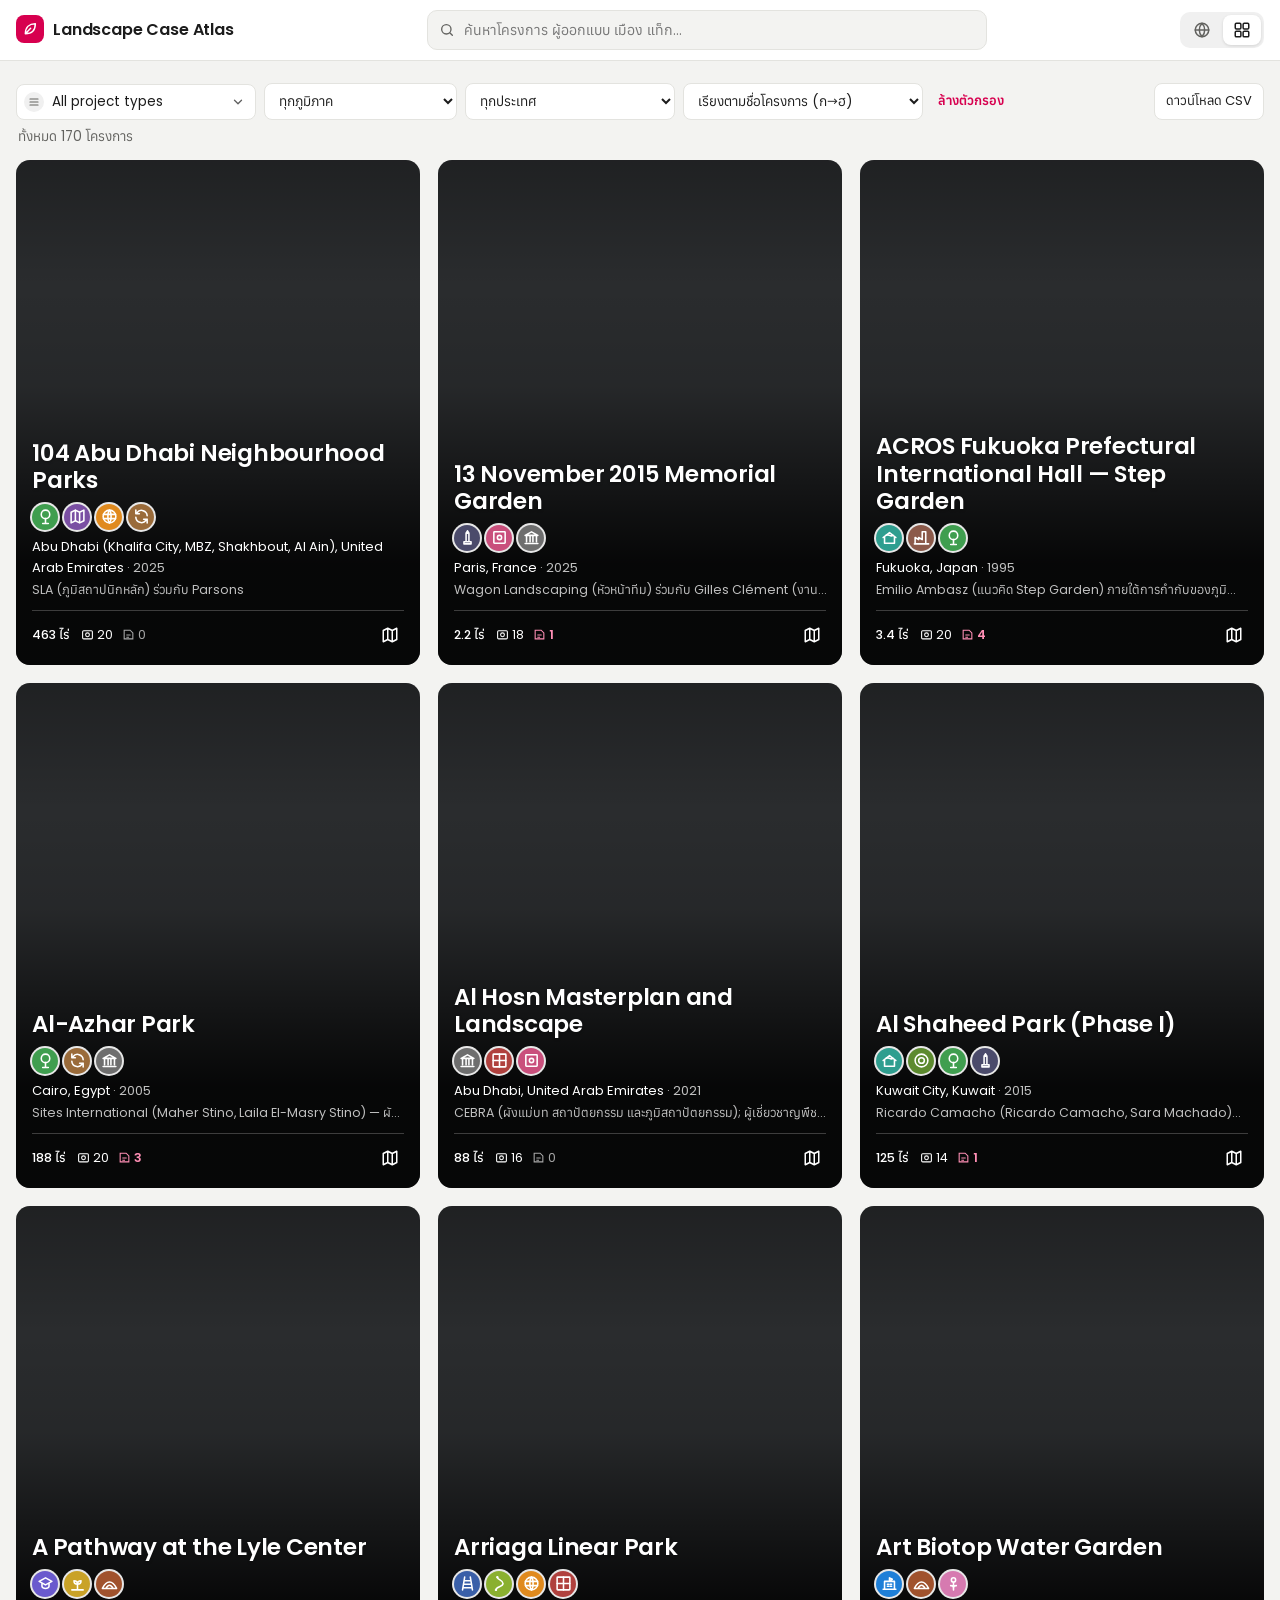
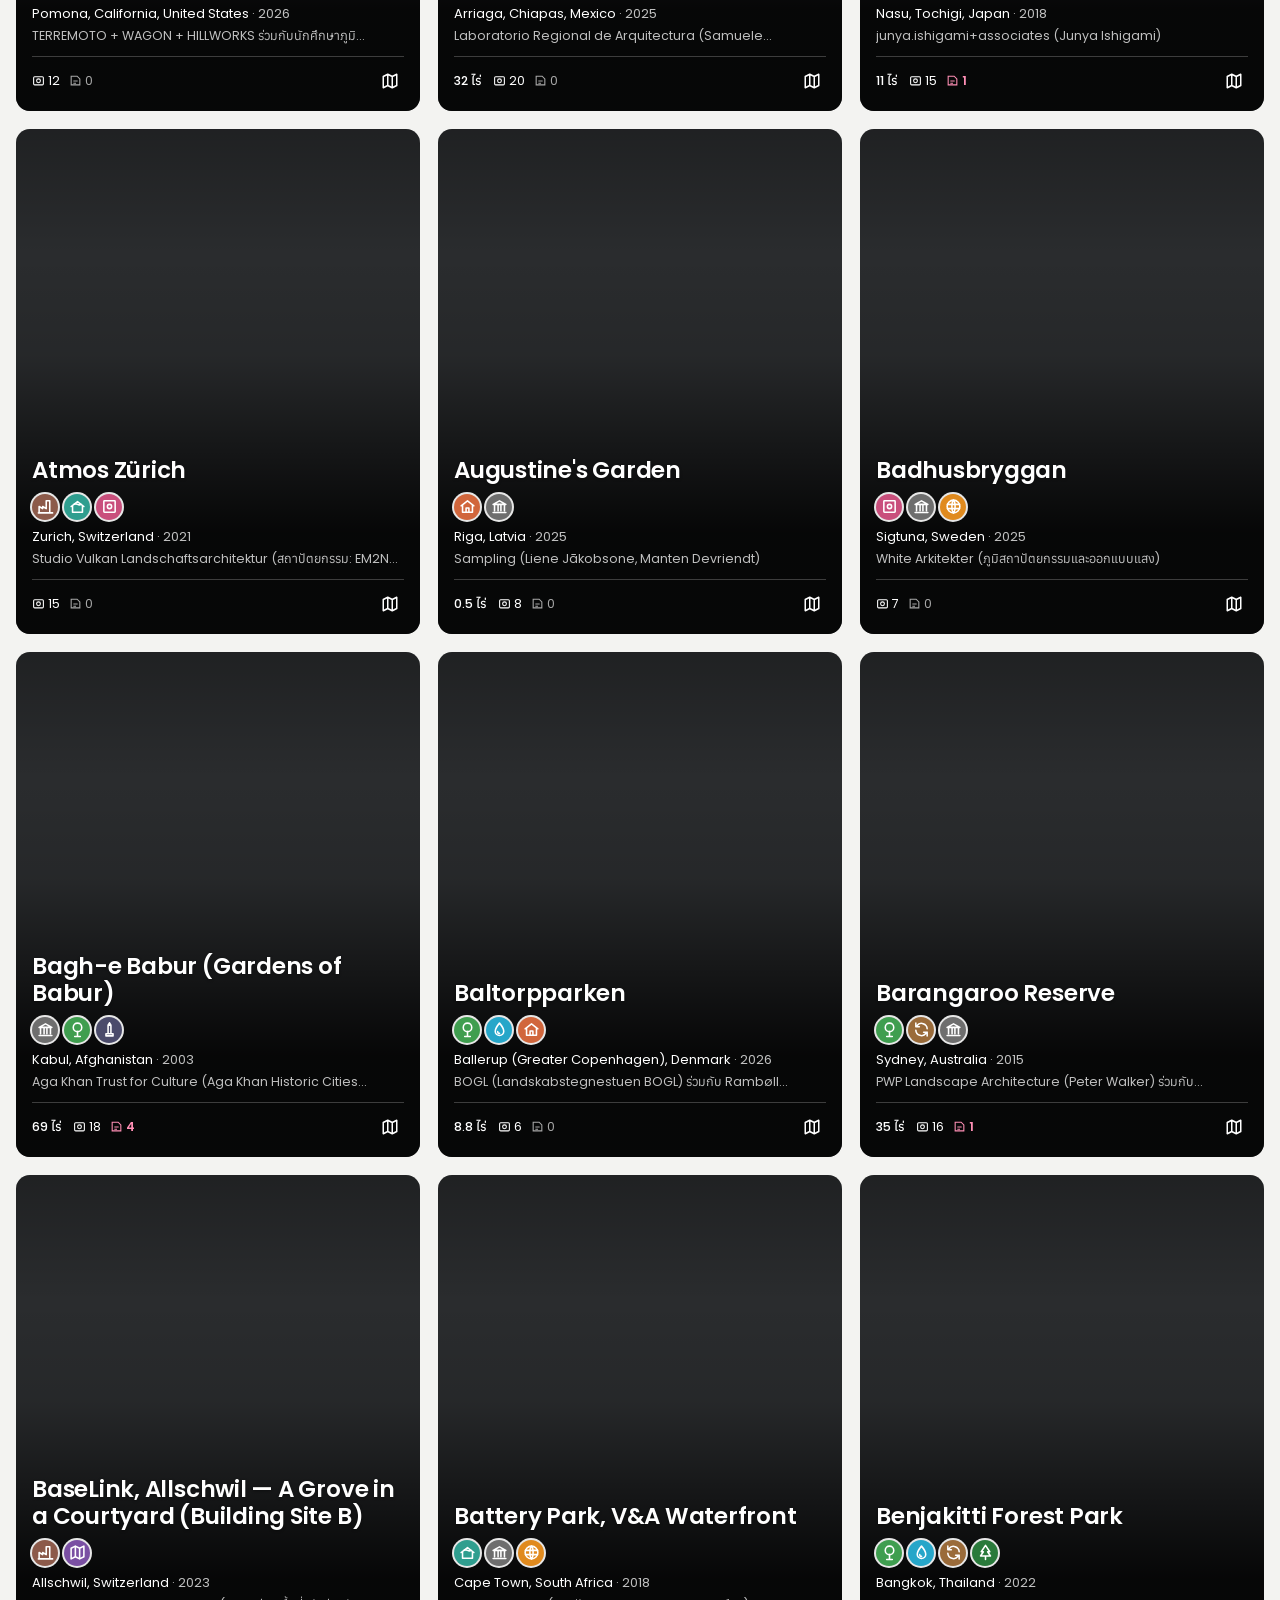
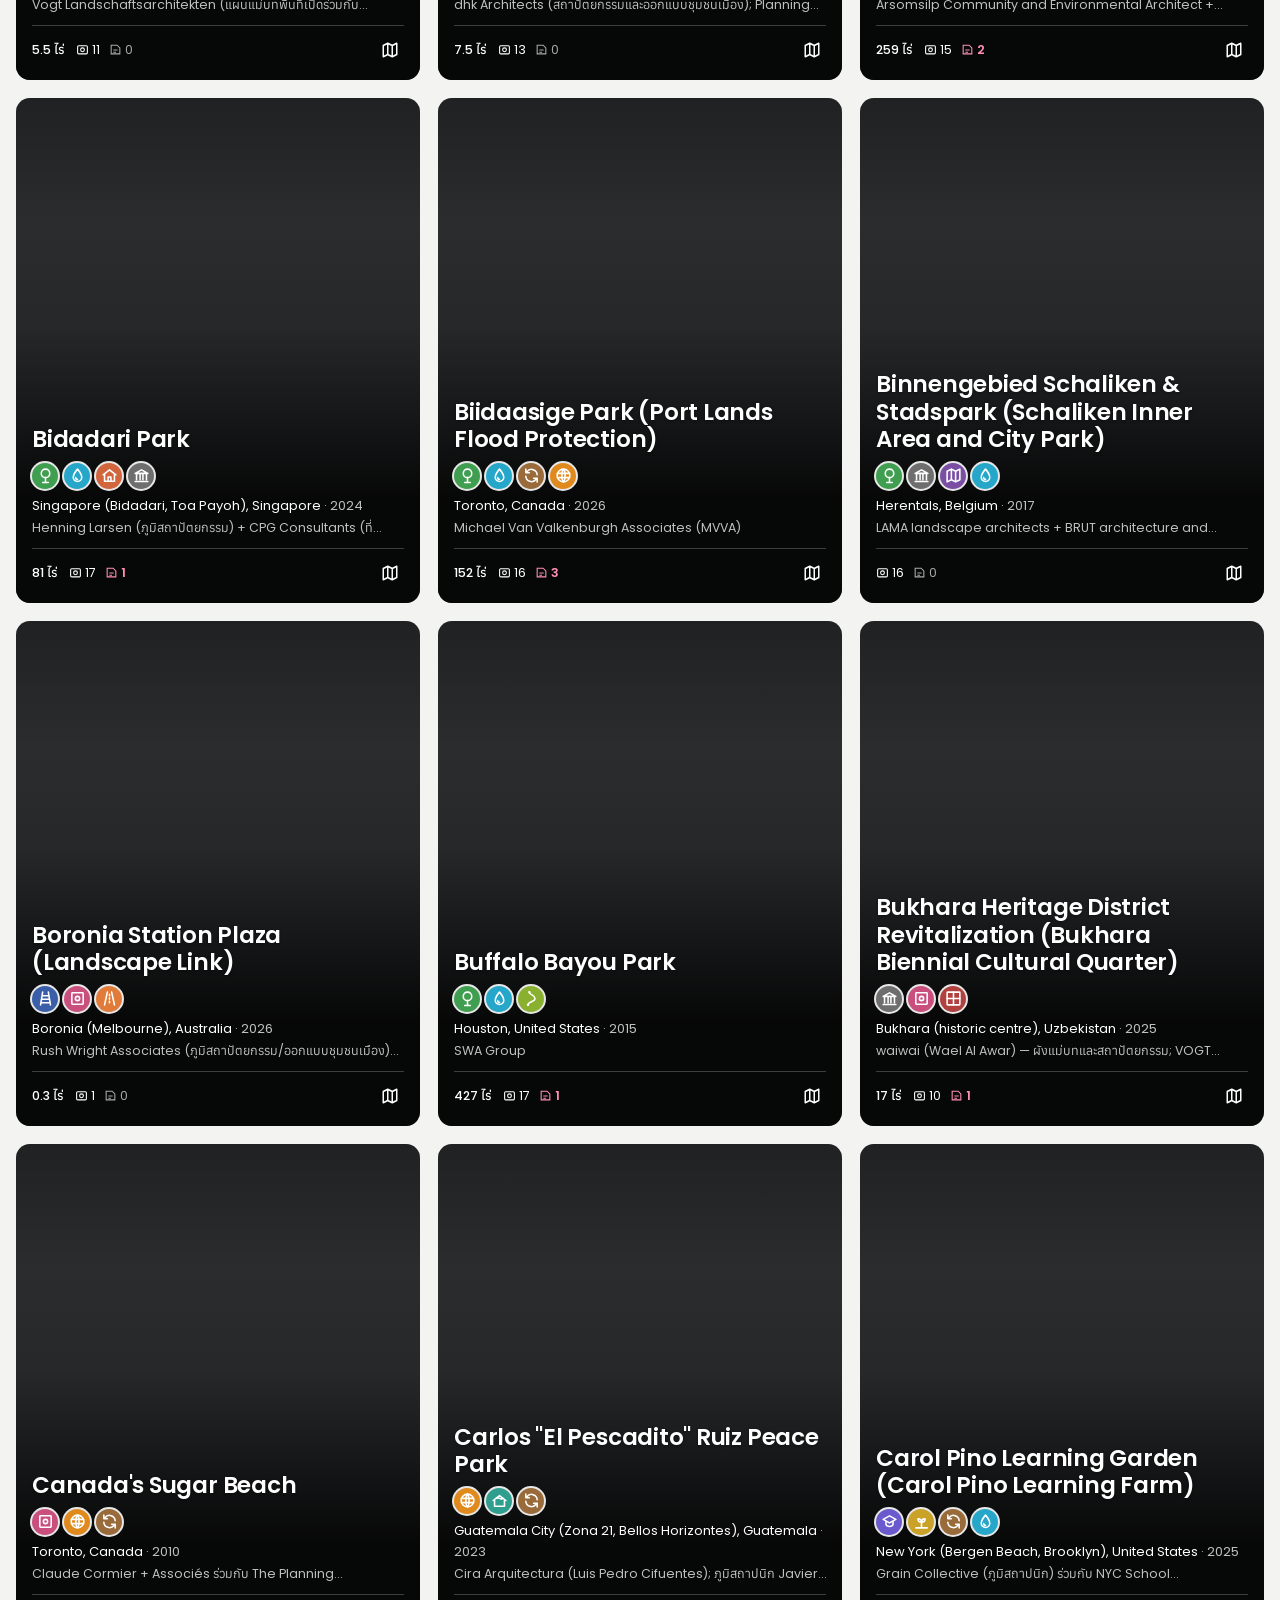
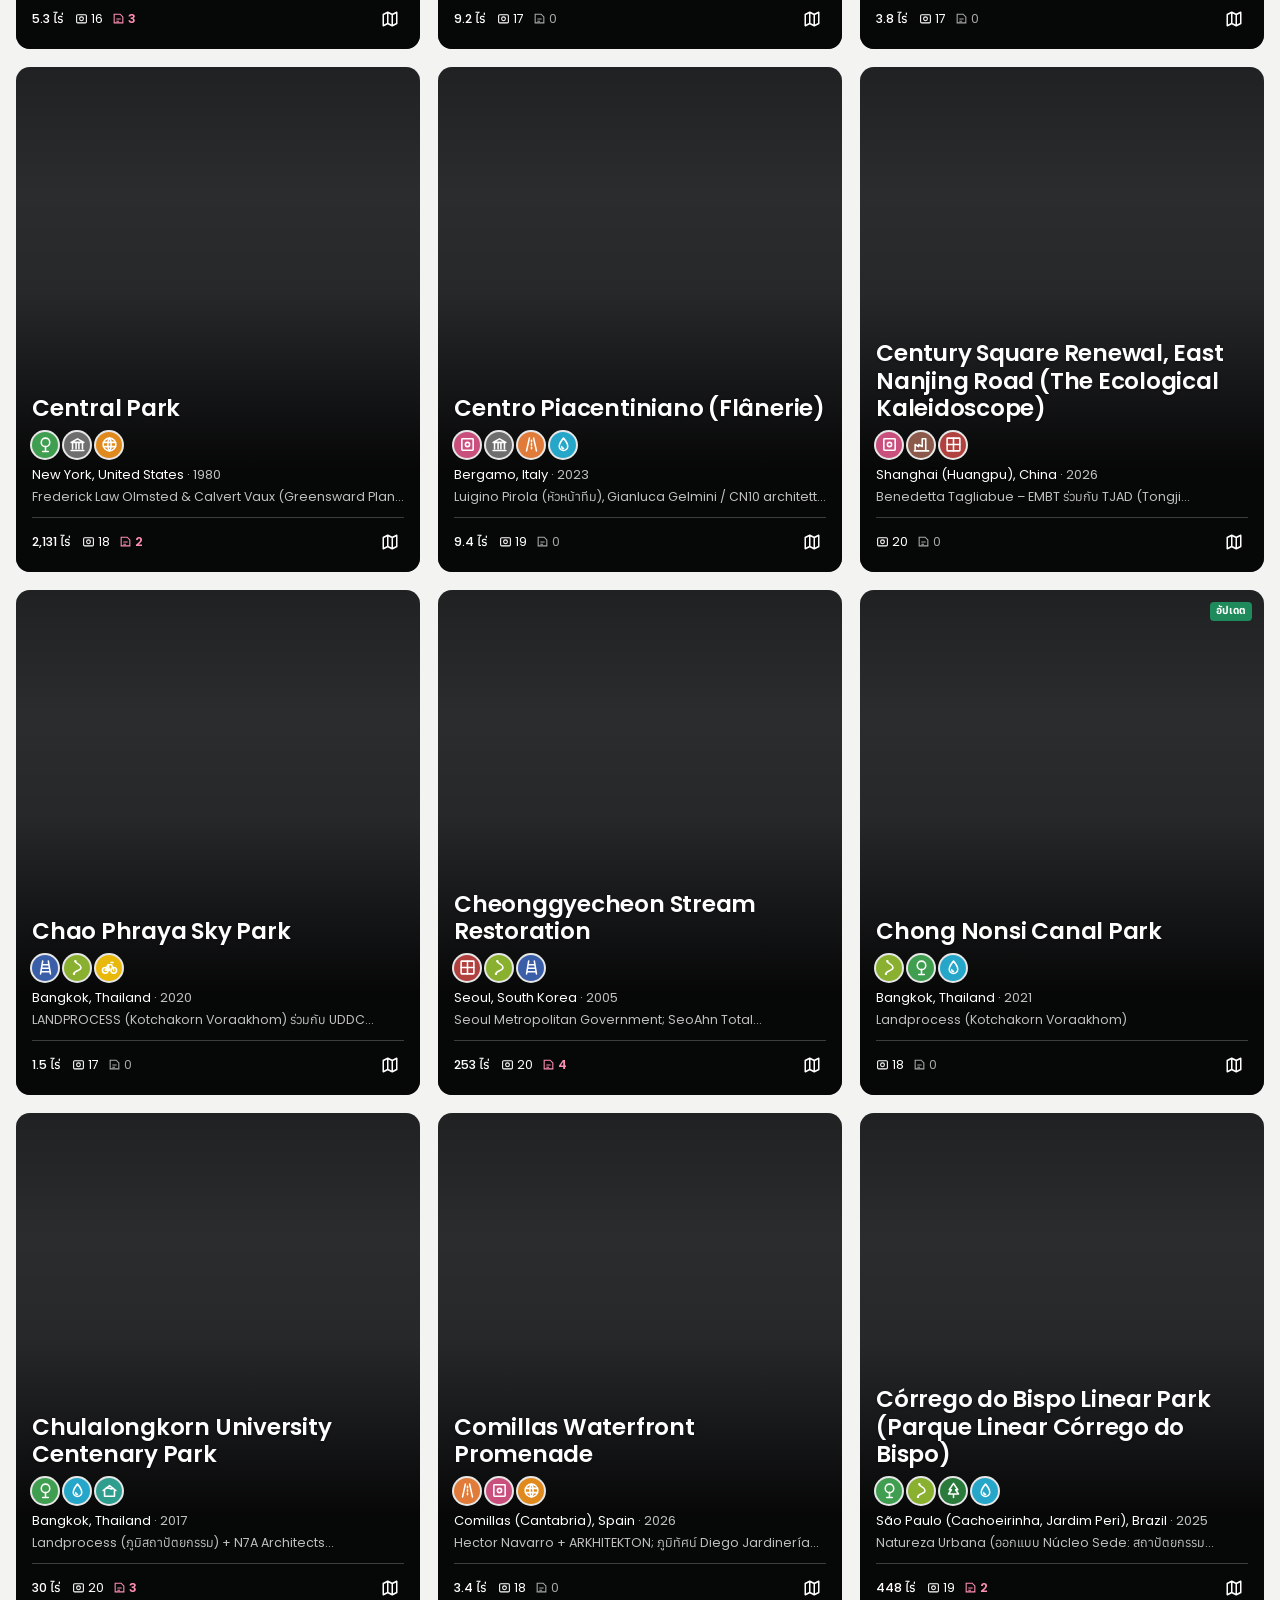
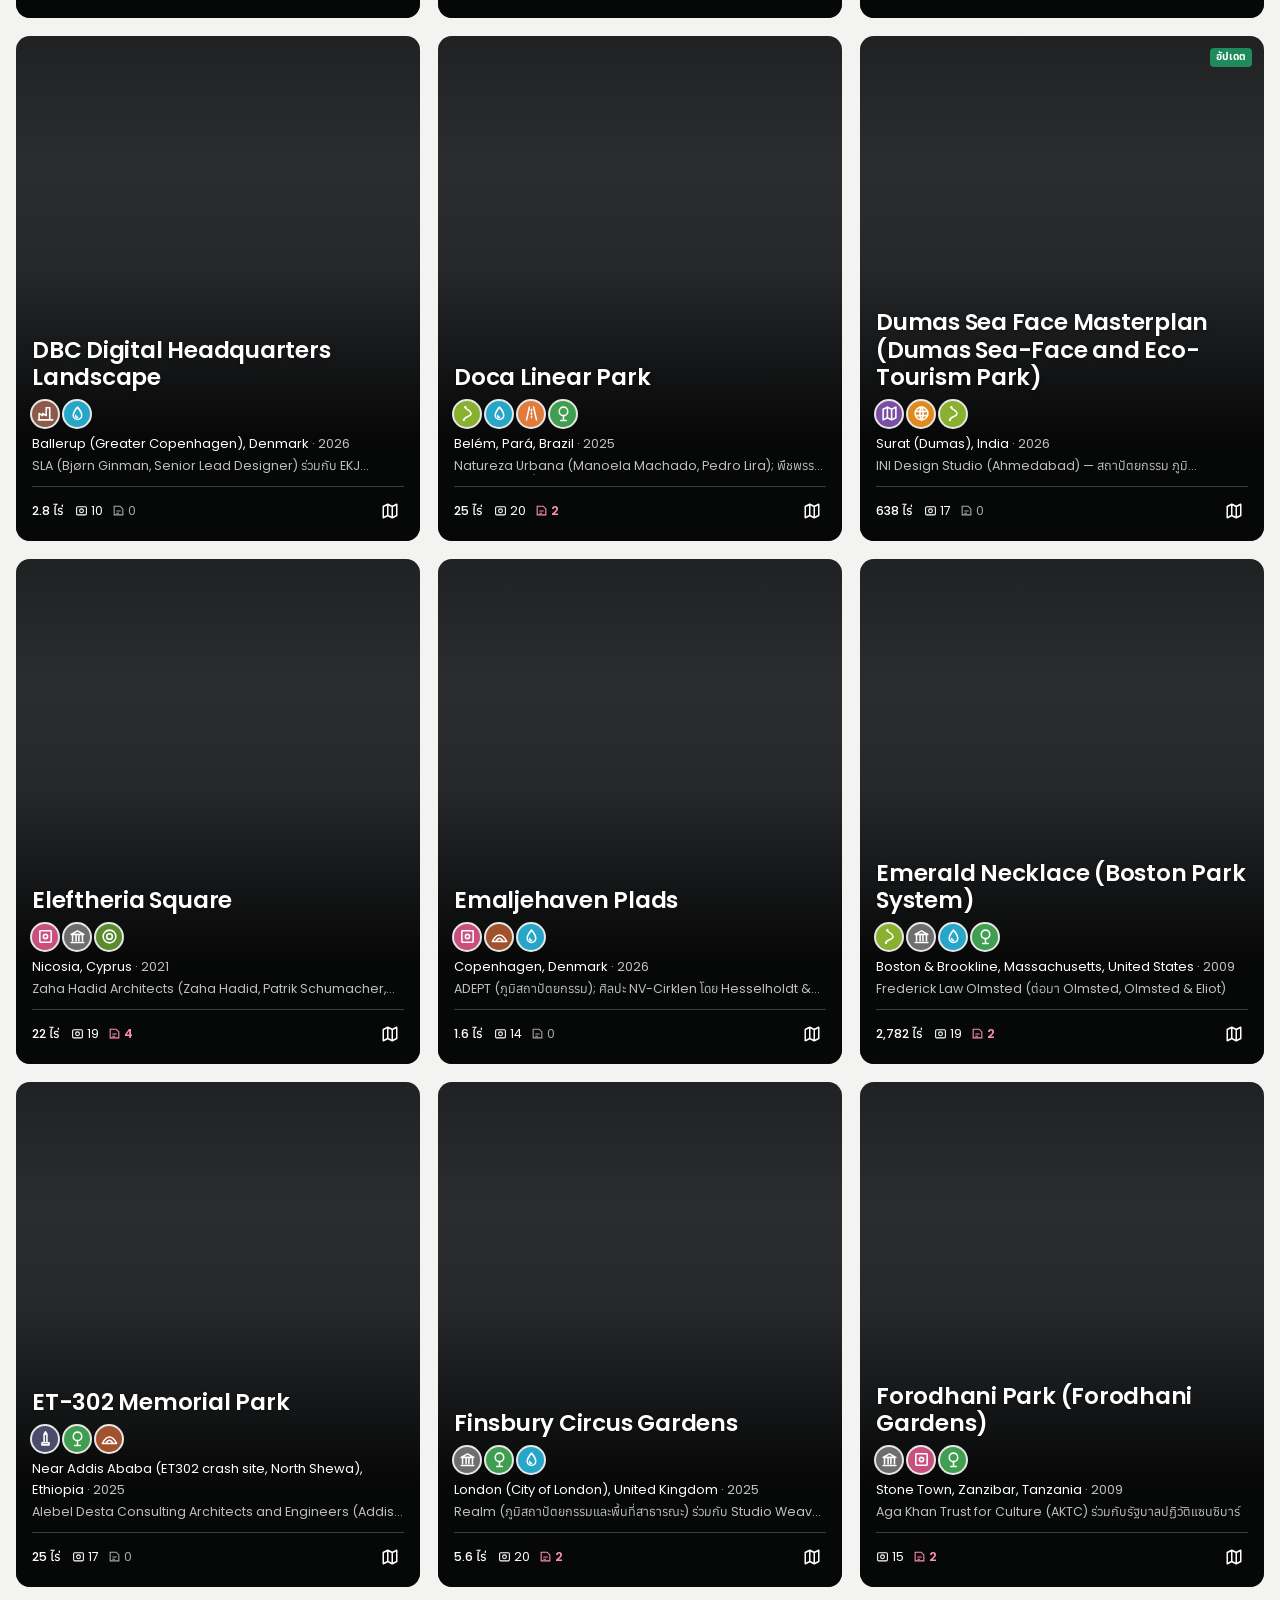
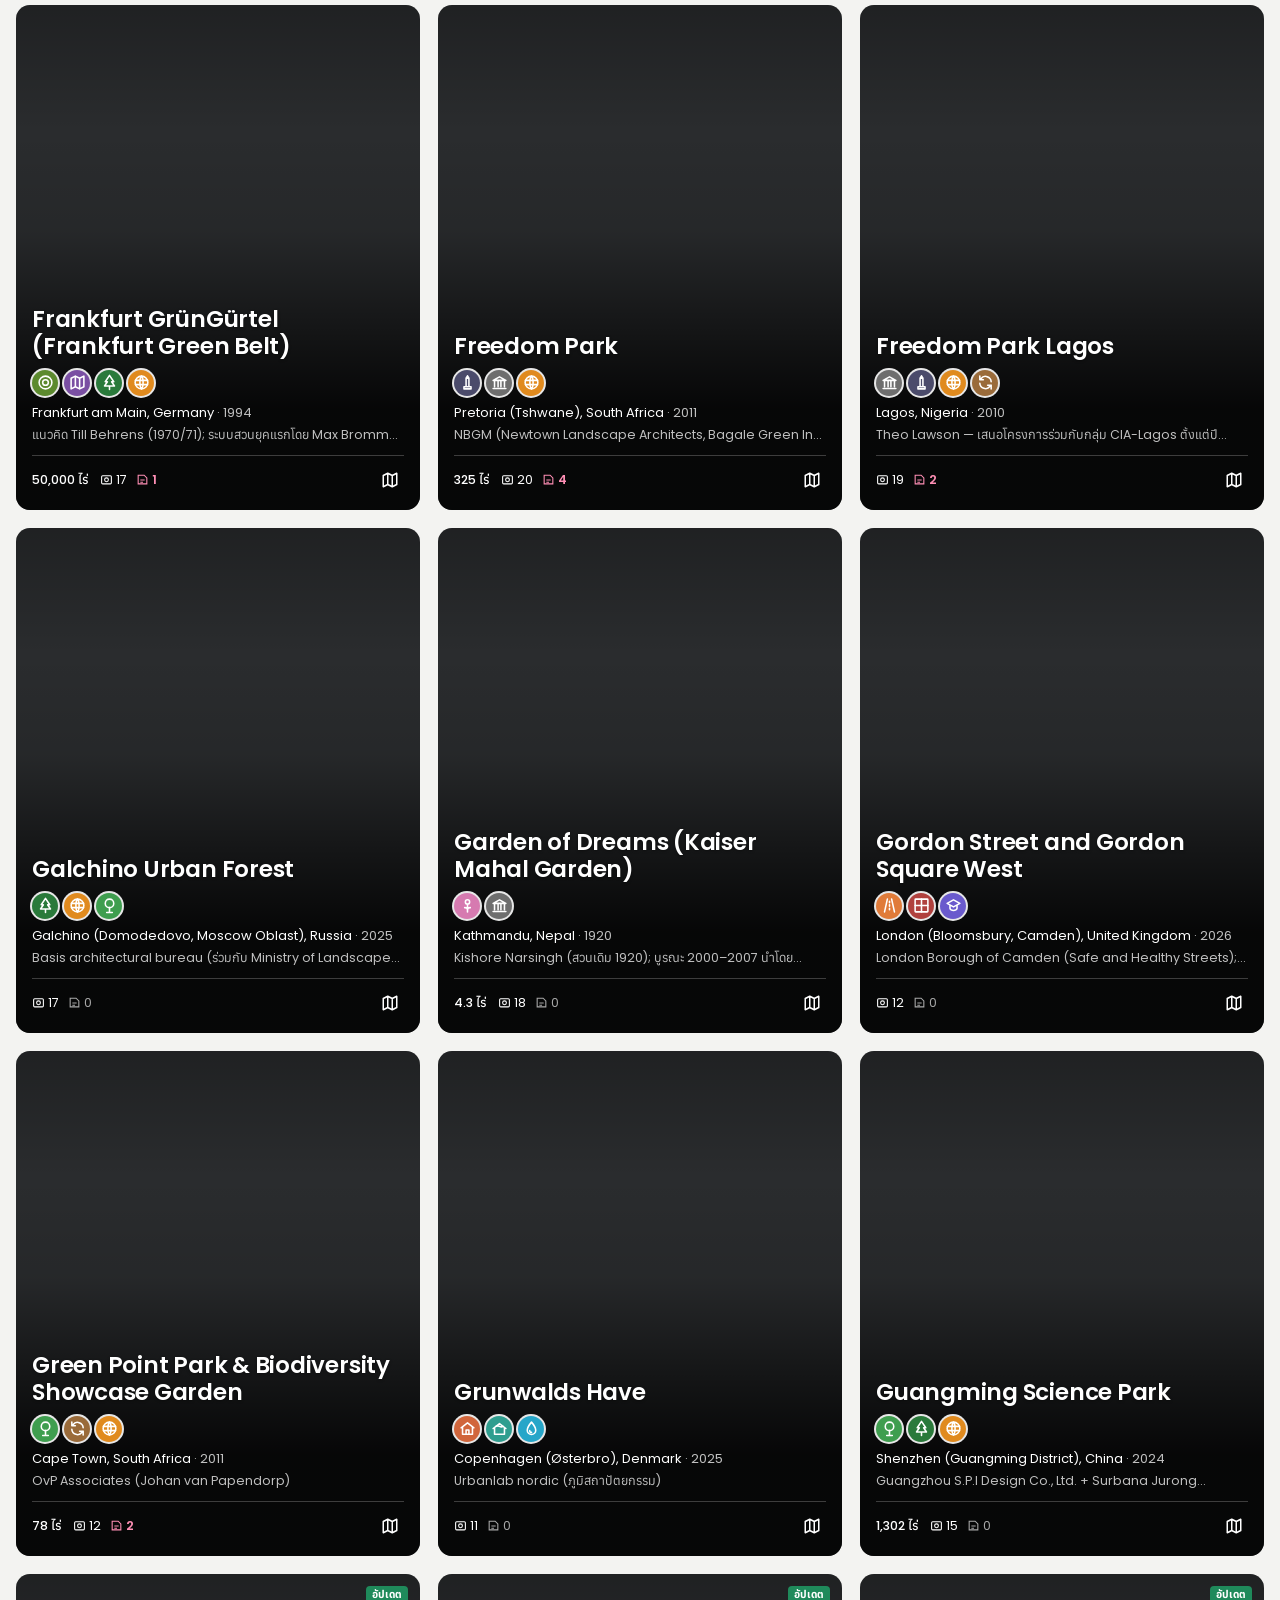
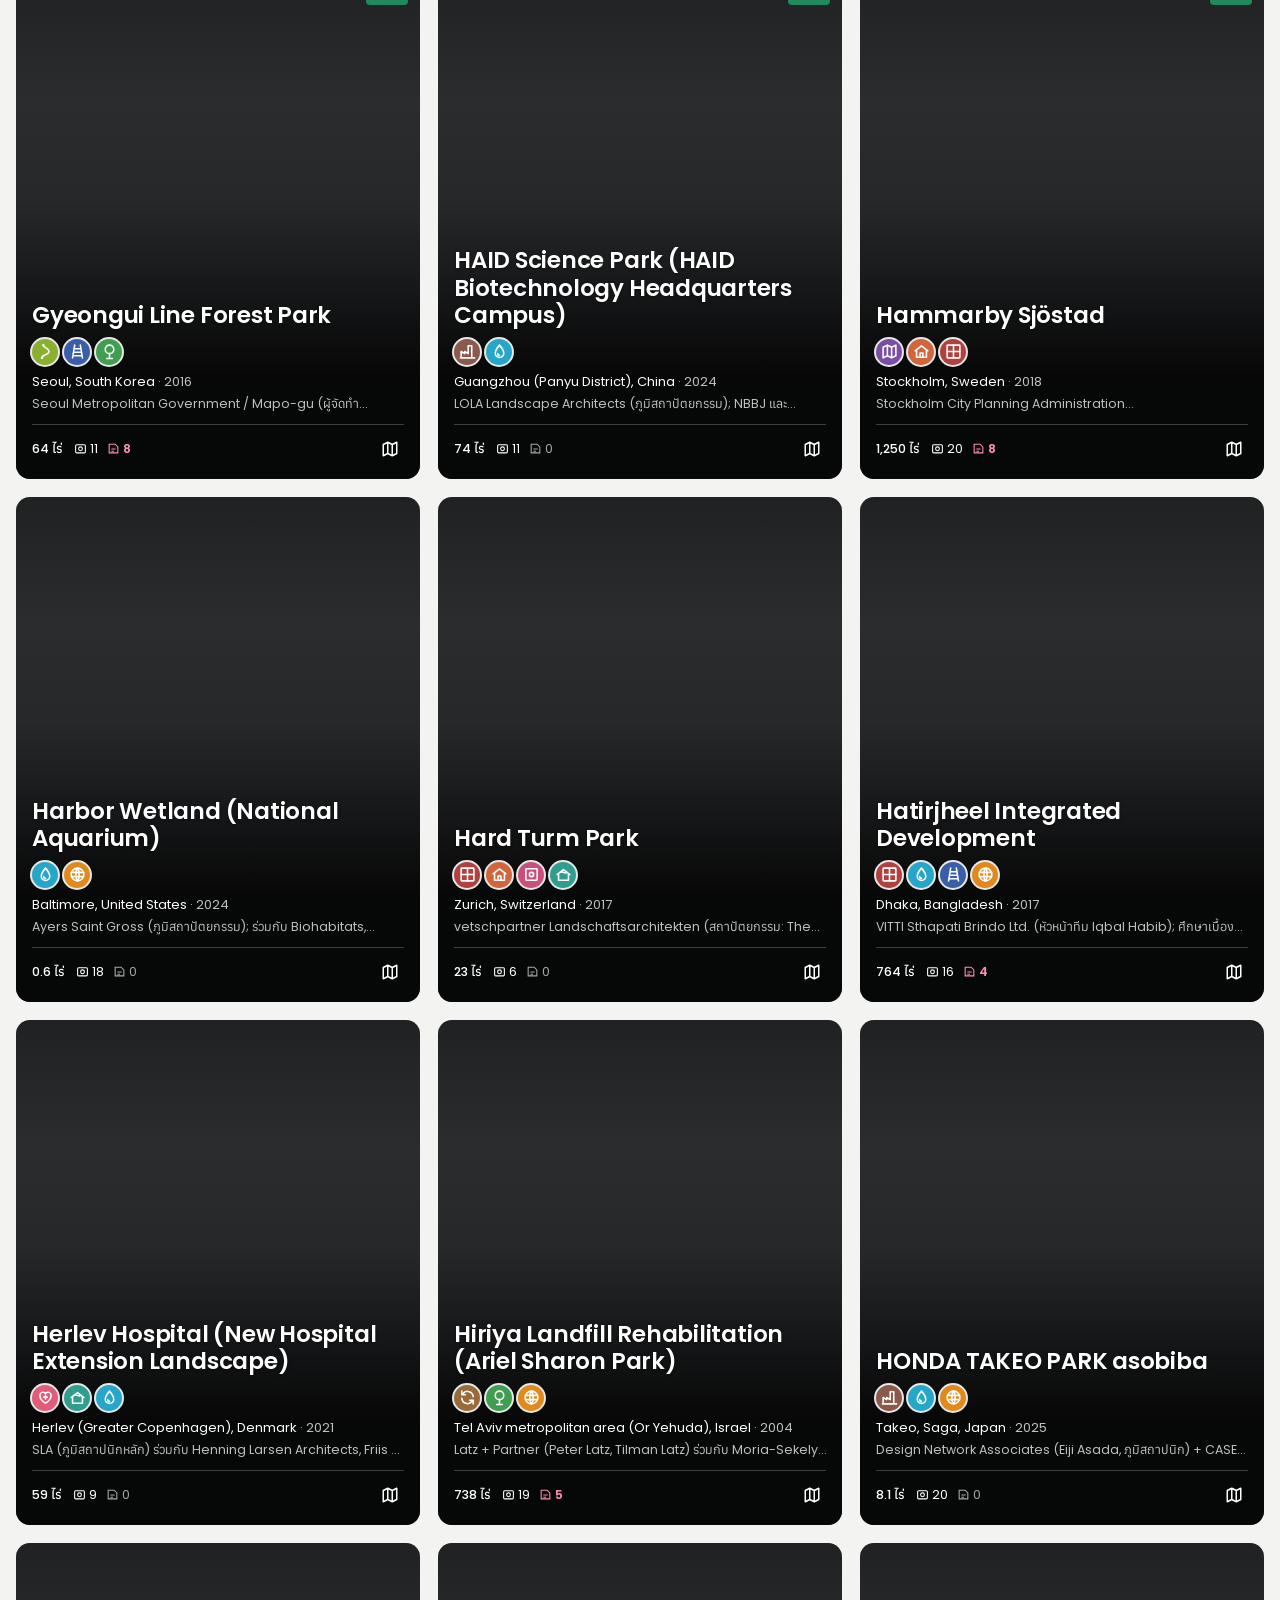
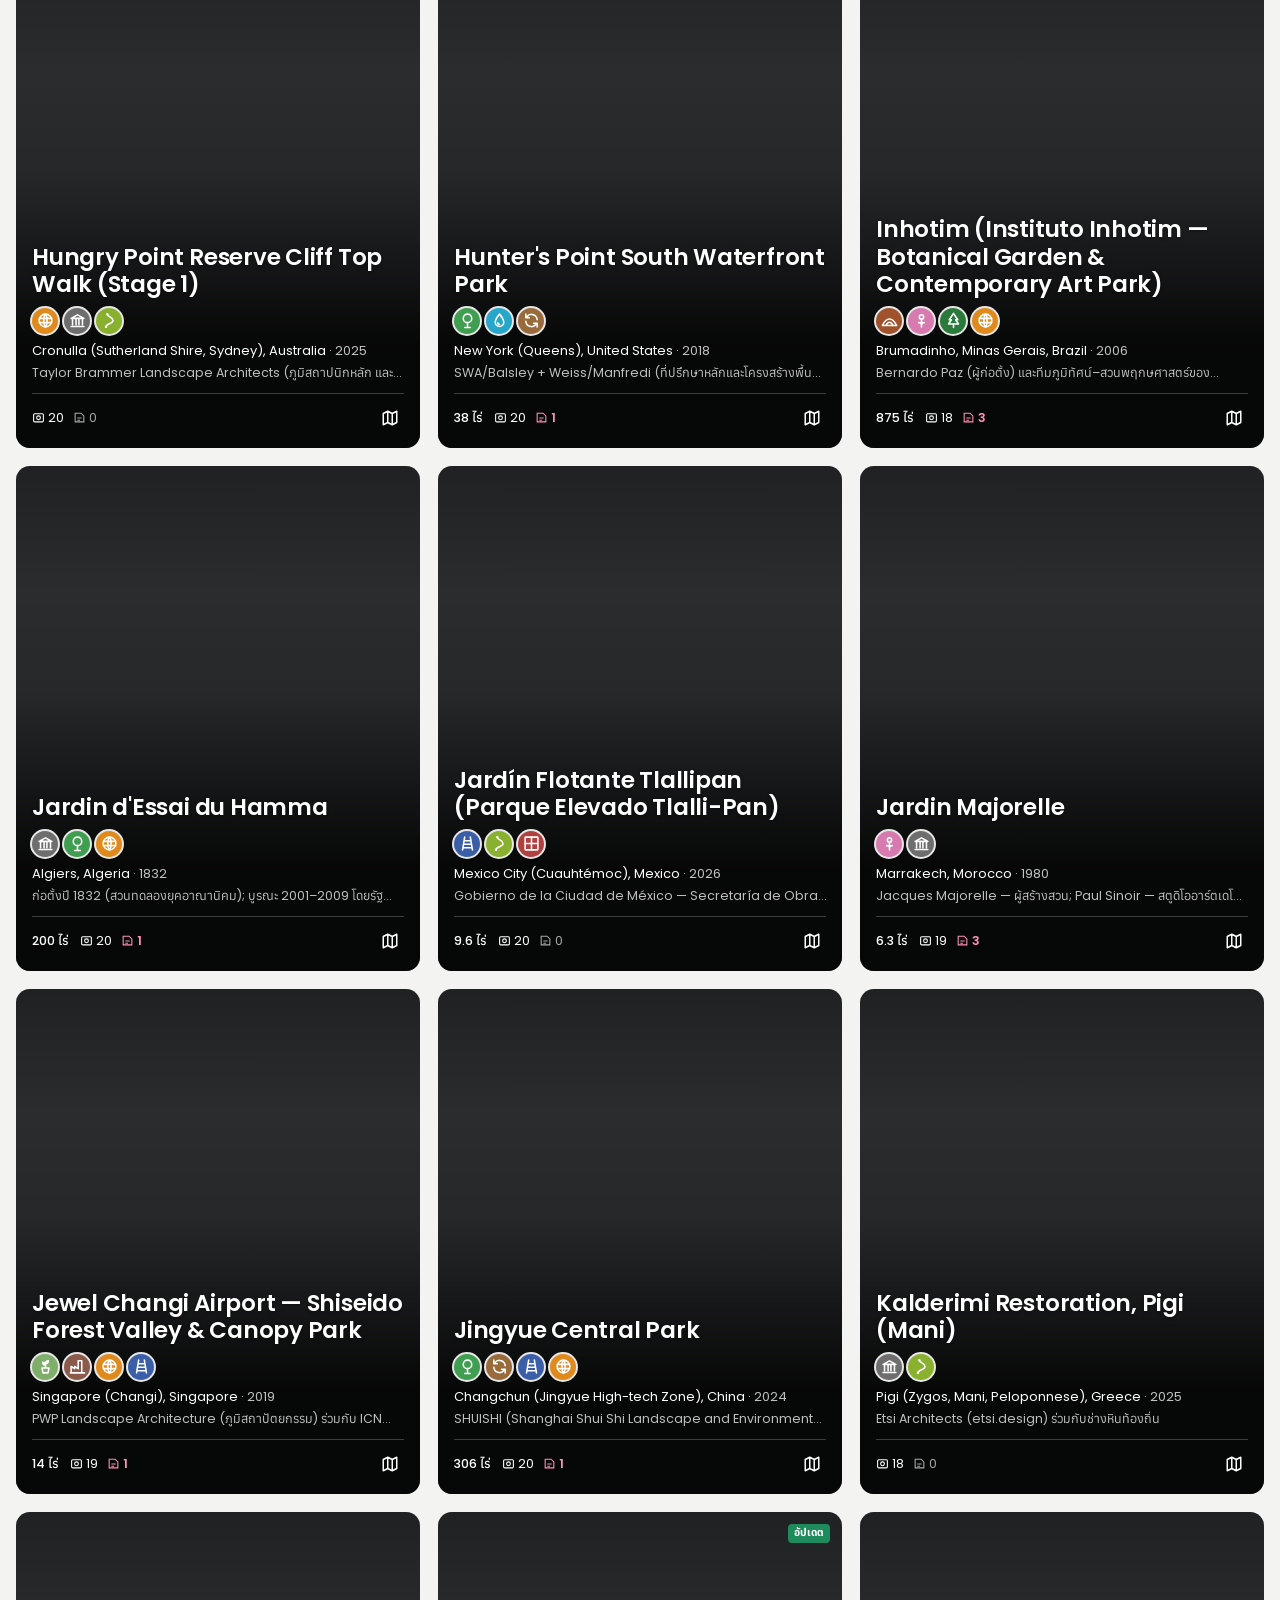
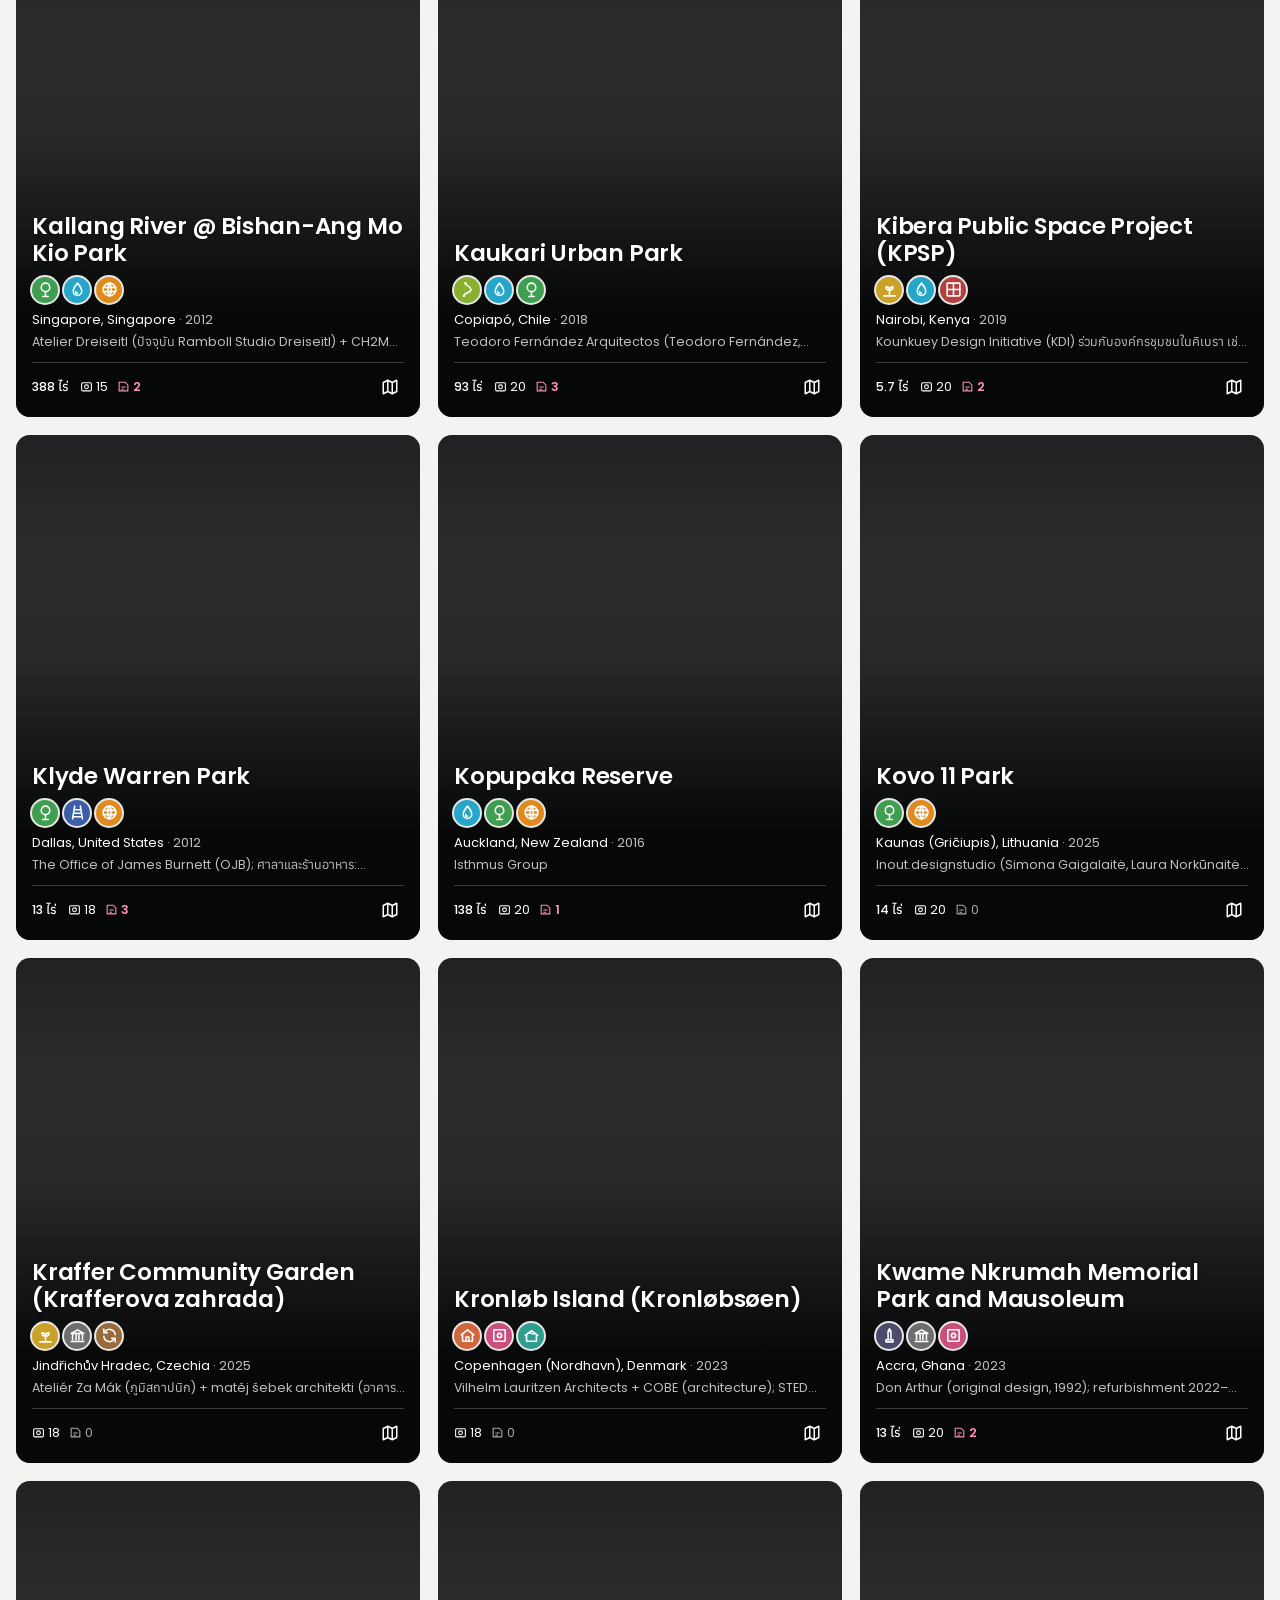
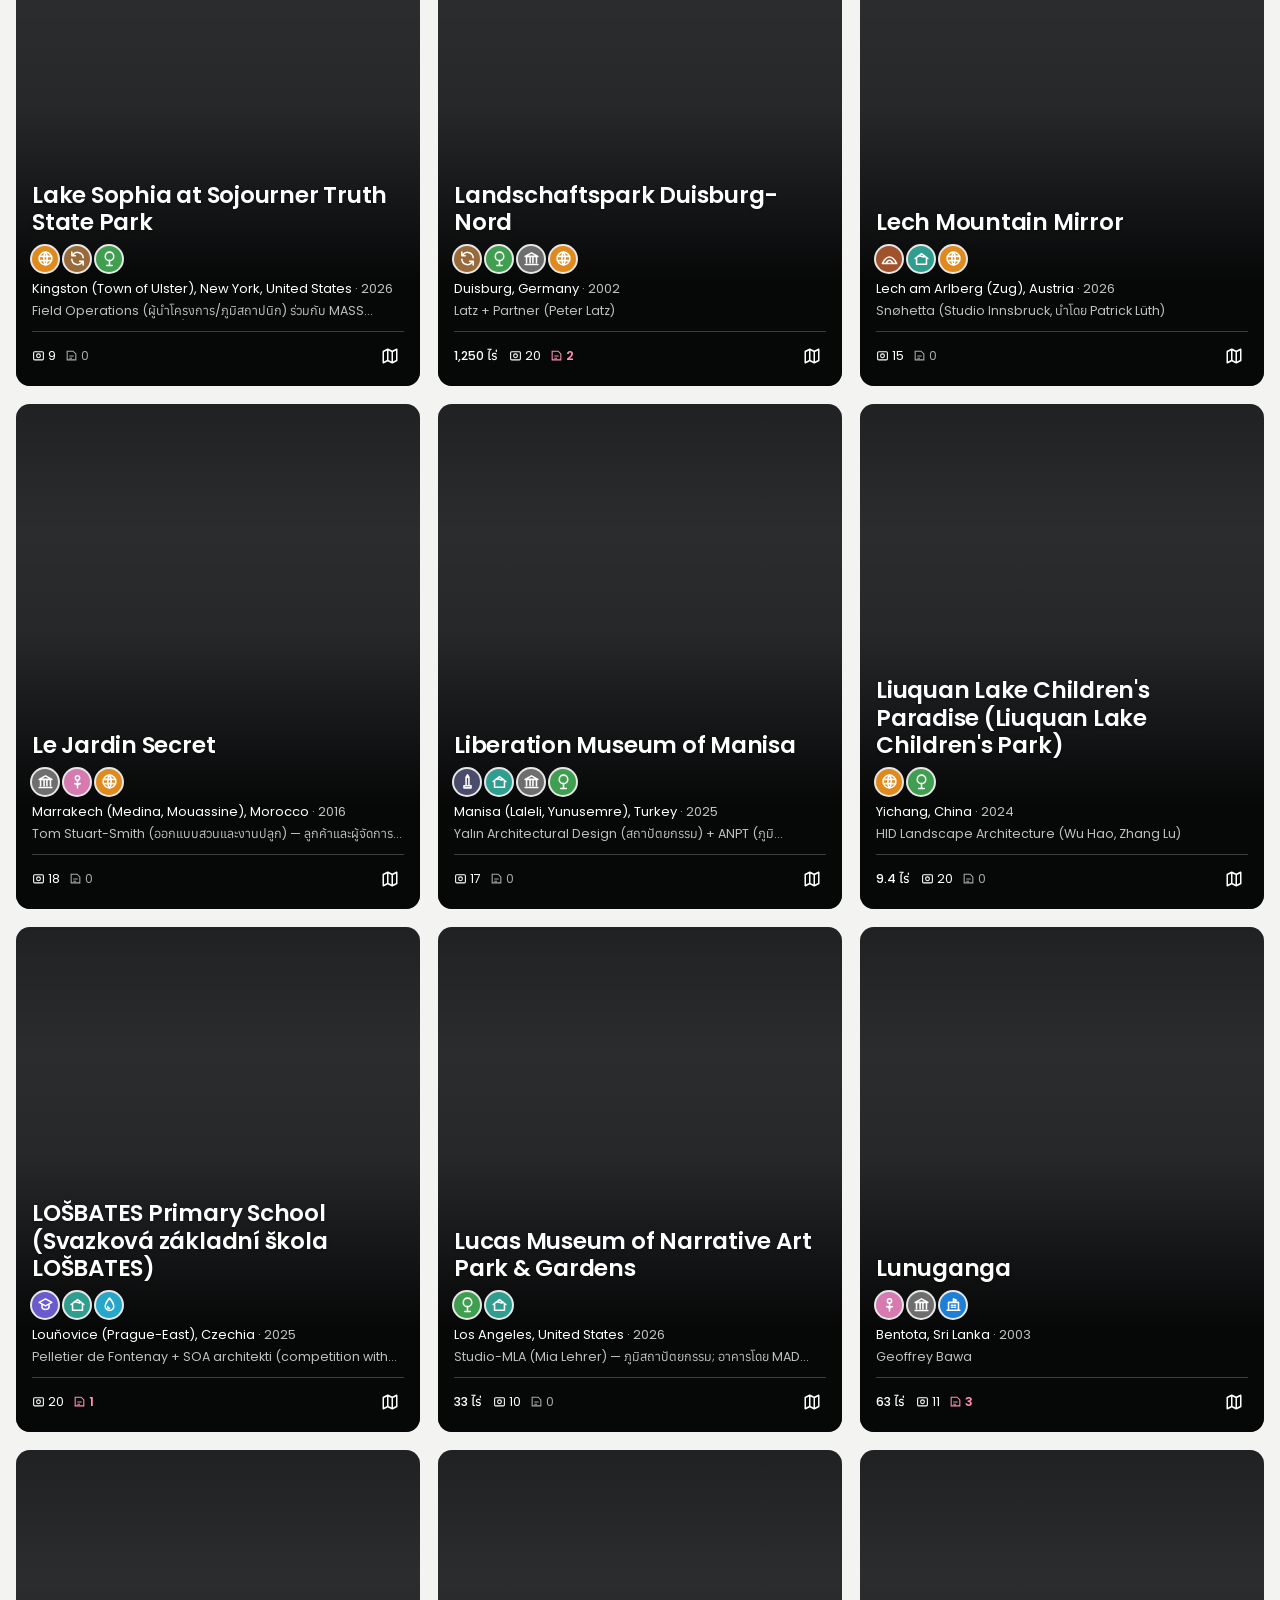
<file: cases.html>
<!doctype html>
<html lang="th">
<head>
<meta charset="utf-8">
<meta name="viewport" content="width=device-width, initial-scale=1">
<title>ตารางกรณีศึกษา — Landscape Case Atlas</title>
<link rel="preconnect" href="https://fonts.googleapis.com">
<link href="https://fonts.googleapis.com/css2?family=Poppins:wght@400;500;600;700&family=Anuphan:wght@400;500;600;700&display=swap" rel="stylesheet">
<link rel="stylesheet" href="assets/style.css?v=14">
<script src="data/projects.js"></script>
<script src="assets/common.js?v=11"></script>
<style>
.topbar{position:sticky;top:0;z-index:20;background:var(--surface);border-bottom:1px solid var(--line)}
.topbar .in{max-width:1600px;margin:0 auto;padding:10px 16px;display:flex;align-items:center;gap:16px}
.topbar .q{flex:1;max-width:560px;position:relative;margin:0 auto}
.topbar .q svg{position:absolute;left:12px;top:50%;transform:translateY(-50%);color:var(--muted);pointer-events:none}
.topbar .q input{padding-left:36px;border-radius:10px;background:var(--bg)}
.wrap{max-width:1600px;margin:0 auto;padding:18px 16px 48px}


.filters{display:flex;flex-wrap:wrap;gap:8px;align-items:center;margin:4px 0 6px}
.filters #cat{min-width:240px}
.filters select{width:auto;flex:0 1 auto;max-width:240px;font-size:13.5px;padding:7px 10px}
.tg{font:inherit;font-size:13px;border:1px solid var(--line);background:var(--surface);color:var(--ink);padding:7px 11px;border-radius:8px;cursor:pointer;white-space:nowrap}
.tg.link{border-color:transparent;background:none;color:var(--accent-text);font-weight:600;padding:7px 6px}
.filters .sp{flex:1}
.count{font-size:13.5px;color:var(--muted);margin:4px 2px 12px}

.grid{display:grid;grid-template-columns:repeat(auto-fill,minmax(340px,1fr));gap:18px}
/* 4:5 photo card (Instagram-style): photo fills the card, text sits on a dark gradient at the bottom */
.card{position:relative;aspect-ratio:4/5;border-radius:14px;overflow:hidden;background:#2a2c2e;color:#fff;transition:box-shadow .15s,transform .15s}
.card:hover{box-shadow:var(--shadow);transform:translateY(-2px)}
.cimg{position:absolute;inset:0;display:block}   /* the photo itself links to the project */
.cimg img{position:absolute;inset:0;width:100%;height:100%;object-fit:cover;display:block;transition:transform .4s}
.card:hover .cimg img{transform:scale(1.04)}
.cimg::after{content:"";position:absolute;inset:0;background:linear-gradient(to bottom,rgba(0,0,0,.25) 0%,rgba(0,0,0,0) 25%,rgba(0,0,0,.1) 45%,rgba(0,0,0,.85) 80%)}
.cimg .upd{position:absolute;right:12px;top:12px;z-index:1}
.cbody{position:absolute;left:0;right:0;bottom:0;padding:16px;display:flex;flex-direction:column;gap:3px}
.card h3{margin:0;font-size:23px;line-height:1.2;font-weight:600;letter-spacing:-.01em;text-shadow:0 1px 3px rgba(0,0,0,.4)}
.card h3 a{color:#fff;text-decoration:none}
.card h3 a::after{content:"";position:absolute;inset:0;z-index:1}   /* whole card is the link */
.card h3 a:focus-visible{outline:none}
.card:focus-within{outline:2px solid var(--accent);outline-offset:2px}
.ccats{position:relative;z-index:2;display:flex;gap:6px;margin:6px 0 4px;align-self:flex-start}
.ccats button{all:unset;cursor:pointer;display:inline-flex;border-radius:50%}
.ccats .cbadge{box-shadow:0 0 0 2px rgba(255,255,255,.9)}
.ccats button:focus-visible{outline:2px solid #fff;outline-offset:2px}
.cmeta{font-size:13px}
.cmeta span{color:rgba(255,255,255,.75)}
.cdes{font-size:12.5px;color:rgba(255,255,255,.75);line-height:1.4;display:-webkit-box;-webkit-line-clamp:1;-webkit-box-orient:vertical;overflow:hidden}
.cfoot{display:flex;align-items:center;gap:12px;margin-top:8px;padding-top:10px;border-top:1px solid rgba(255,255,255,.22);font-size:12.5px;color:rgba(255,255,255,.65)}
.cfoot .area{color:#fff;font-weight:500;white-space:nowrap}
.cnt{display:inline-flex;gap:9px;white-space:nowrap}
.cnt span{display:inline-flex;align-items:center;gap:3px}
.cnt span.on{color:#fff}
.cnt span.on.r{color:#ff8fb5;font-weight:600}
.mapit{position:relative;z-index:2;margin-left:auto;color:#fff;display:inline-flex;padding:5px;border-radius:6px}
.mapit:hover{background:rgba(255,255,255,.18)}
.none{padding:48px 16px;text-align:center;color:var(--muted);grid-column:1/-1}

@media (max-width:640px){
  .topbar .in{gap:10px}
  .brand>span:last-child{display:none}
  .filters #cat{flex:1 1 100%;min-width:0}
  .filters select{flex:1 1 30%;max-width:none;min-width:0;font-size:13px;padding:7px 8px}
  .filters .sp{display:none}
  .grid{grid-template-columns:1fr}
}
</style>
</head>
<body>
<header class="topbar"><div class="in">
  <span id="brand"></span>
  <div class="q">
    <svg viewBox="0 0 24 24" width="16" height="16" fill="none" stroke="currentColor" stroke-width="2" stroke-linecap="round" aria-hidden="true"><circle cx="11" cy="11" r="7"/><path d="M20 20l-3.5-3.5"/></svg>
    <input type="search" id="q" placeholder="ค้นหาโครงการ ผู้ออกแบบ เมือง แท็ก…" aria-label="ค้นหา" autocomplete="off">
  </div>
  <span id="nav"></span>
</div></header>

<main class="wrap">
  <div class="filters">
    <div id="cat"></div>
    <select id="cont" aria-label="ภูมิภาค"></select>
    <select id="country" aria-label="ประเทศ"></select>
    <select id="sortSel" aria-label="เรียงตาม"></select>
    <button class="tg link" id="reset" type="button">ล้างตัวกรอง</button>
    <span class="sp"></span>
    <button class="tg" id="csv" type="button">ดาวน์โหลด CSV</button>
  </div>
  <div class="count" id="count" aria-live="polite"></div>

  <div class="grid" id="rows"></div>
</main>

<script>
document.getElementById("brand").innerHTML = brandHtml();
document.getElementById("nav").innerHTML = navHtml("table");

const nDraw = p => (p.images || []).filter(isDrawing).length;
const nPhoto = p => (p.images || []).filter(im => !isDrawing(im)).length;
const nRes = p => (p.research || []).length;
const hasPlan = p => (p.images || []).some(im => im.type === "plan");

// ---- sort keys
const COLS = [
  {k: "name", label: "ชื่อโครงการ", v: p => p.name.toLowerCase()},
  {k: "loc", label: "ประเทศ", v: p => (p.country + " " + p.city).toLowerCase()},
  {k: "year", label: "ปี", v: firstYear, desc: true},
  {k: "area", label: "ขนาดพื้นที่", v: p => p.area_sqm || null, desc: true},
  {k: "cat", label: "ประเภทงาน", v: p => (C[cats(p)[0]] || {}).th || ""},
  {k: "res", label: "จำนวนงานวิจัย", v: p => nRes(p) * 1000 + nDraw(p) * 100 + nPhoto(p), desc: true},
];
const sortable = COLS;
// ?sort=<key> (from the map's stat tiles) wins over the remembered sort
const urlSort = new URLSearchParams(location.search).get("sort");
const saved = (urlSort ? `${urlSort}:${(COLS.find(c => c.k === urlSort) || {}).desc ? "desc" : "asc"}` : store("lca-table-sort") || "name:asc").split(":");
const state = {q: "", cont: "", country: "", cat: "",
  sort: sortable.some(c => c.k === saved[0]) ? saved[0] : "name", dir: sortable.some(c => c.k === saved[0]) && saved[1] === "desc" ? -1 : 1};

// ---- filter controls
const opt = (v, t) => `<option value="${esc(v)}">${esc(t)}</option>`;
const contSel = document.getElementById("cont"), ctySel = document.getElementById("country");
const conts = [...new Set(P.map(continent))].sort((a, b) => a.localeCompare(b, "th"));
contSel.innerHTML = opt("", "ทุกภูมิภาค") + conts.map(c => opt(c, `${c} (${P.filter(p => continent(p) === c).length})`)).join("");
function fillCountries(){
  const list = [...new Set(P.filter(p => !state.cont || continent(p) === state.cont).map(p => p.country))].sort();
  if (!list.includes(state.country)) state.country = "";
  ctySel.innerHTML = opt("", "ทุกประเทศ") + list.map(c => opt(c, `${c} (${P.filter(p => p.country === c).length})`)).join("");
  ctySel.value = state.country;
}
fillCountries();
const catCounts = Object.fromEntries(Object.keys(C).map(k => [k, P.filter(p => cats(p).includes(k)).length]));
const urlCat = new URLSearchParams(location.search).get("cat");
if (C[urlCat]) state.cat = urlCat;
const catPick = catPicker(document.getElementById("cat"), {counts: catCounts, value: state.cat,
  onChange: k => { state.cat = k; render(); }});
document.getElementById("q").addEventListener("input", e => { state.q = e.target.value.trim().toLowerCase(); render(); });
contSel.addEventListener("change", e => { state.cont = e.target.value; fillCountries(); render(); });
ctySel.addEventListener("change", e => { state.country = e.target.value; render(); });
function resetAll(){
  Object.assign(state, {q: "", cont: "", country: "", cat: ""});
  document.getElementById("q").value = ""; contSel.value = ""; catPick.set(""); fillCountries();
  render();
}
document.getElementById("reset").addEventListener("click", resetAll);

function matches(p){
  return (!state.cat || cats(p).includes(state.cat)) &&
    (!state.cont || continent(p) === state.cont) && (!state.country || p.country === state.country) &&
    (!state.q || [p.name, p.name_local, p.designer, p.city, p.country, p.summary_th, (p.tags || []).join(" "), (p.awards || []).join(" "),
      cats(p).map(c => C[c] ? C[c].th + " " + C[c].en : c).join(" ")].join(" ").toLowerCase().includes(state.q));
}

// ---- sorting
const sortSel = document.getElementById("sortSel");
sortSel.innerHTML = COLS.flatMap(c => c.desc
  ? [opt(c.k + ":-1", `เรียงตาม${c.label} (มาก→น้อย)`), opt(c.k + ":1", `เรียงตาม${c.label} (น้อย→มาก)`)]
  : [opt(c.k + ":1", `เรียงตาม${c.label} (ก→ฮ)`), opt(c.k + ":-1", `เรียงตาม${c.label} (ฮ→ก)`)]).join("");
sortSel.addEventListener("change", e => { const [k, d] = e.target.value.split(":"); setSort(k, +d); });
function setSort(k, dir){
  state.sort = k; state.dir = dir; store("lca-table-sort", `${k}:${dir > 0 ? "asc" : "desc"}`); render();
}
function sorted(list){
  const c = COLS.find(x => x.k === state.sort);
  return list.slice().sort((a, b) => {
    const va = c.v(a), vb = c.v(b);
    if (va == null && vb == null) return 0;
    if (va == null) return 1; if (vb == null) return -1;   // missing values always last
    return (typeof va === "number" ? va - vb : String(va).localeCompare(String(vb), "th")) * state.dir || a.name.localeCompare(b.name);
  });
}

// ---- rows
const ICON = {
  plan: '<svg viewBox="0 0 24 24" width="13" height="13" fill="none" stroke="currentColor" stroke-width="2" stroke-linejoin="round" aria-hidden="true"><path d="M4 20l1-5L16 4l4 4L9 19zM13.5 6.5l4 4"/></svg>',
  photo: '<svg viewBox="0 0 24 24" width="13" height="13" fill="none" stroke="currentColor" stroke-width="2" aria-hidden="true"><rect x="3" y="5" width="18" height="15" rx="2"/><circle cx="12" cy="12.5" r="3.5"/></svg>',
  res: '<svg viewBox="0 0 24 24" width="13" height="13" fill="none" stroke="currentColor" stroke-width="2" aria-hidden="true"><path d="M4 4h11l5 5v11H4z"/><path d="M8 13h8M8 17h5"/></svg>',
  pin: '<svg viewBox="0 0 24 24" width="18" height="18" fill="none" stroke="currentColor" stroke-width="2" stroke-linecap="round" stroke-linejoin="round" aria-hidden="true"><path d="M3 6l6-3 6 3 6-3v15l-6 3-6-3-6 3zM9 3v15M15 6v15"/></svg>',
};
const recent = d => d && (Date.now() - new Date(d)) / 864e5 <= 45;
function card(p){
  const a = fmtArea(p.area_sqm), img = coverImg(p), d = nDraw(p), ph = nPhoto(p), r = nRes(p), y = firstYear(p);
  return `<article class="card">
    <a class="cimg" href="${projectUrl(p)}" tabindex="-1" aria-hidden="true">${img ? `<img src="${esc(img)}" alt="" loading="lazy" referrerpolicy="no-referrer" onerror="this.remove()">` : ""}
      ${recent(p.updated_date) ? `<span class="upd" title="อัปเดตเมื่อ ${esc(p.updated_date)}">อัปเดต</span>` : ""}</a>
    <div class="cbody">
      <h3><a href="${projectUrl(p)}">${esc(p.name)}</a></h3>
      <div class="ccats">${cats(p).map(k => `<button type="button" data-c="${k}" aria-label="${esc(C[k] ? C[k].en : k)} — กรองตามประเภทนี้">${badge(k, 26)}</button>`).join("")}</div>
      <div class="cmeta">${esc(p.city)}, ${esc(p.country)}${y ? ` <span>· ${y}</span>` : ""}</div>
      <div class="cdes">${esc(p.designer)}</div>

      <div class="cfoot">
        ${a ? `<span class="area" title="${a.metric}">${a.rai} ไร่</span>` : ""}
        <span class="cnt"><span class="${ph ? "on" : ""}" title="ภาพถ่าย ${ph}">${ICON.photo}${ph}</span><span class="${r ? "on r" : ""}" title="งานวิจัย ${r}">${ICON.res}${r}</span></span>
        <a class="mapit" href="index.html?focus=${encodeURIComponent(p.id)}" aria-label="ดู ${esc(p.name)} บนแผนที่">${ICON.pin}</a>
      </div>
    </div>
  </article>`;
}
const rowsEl = document.getElementById("rows");
// clicking a type icon on a card filters by that type
rowsEl.addEventListener("click", e => {
  const b = e.target.closest(".ccats button"); if (!b) return;
  state.cat = b.dataset.c; catPick.set(state.cat); render(); scrollTo({top: 0, behavior: "smooth"});
});

let current = [];
function render(){
  current = sorted(P.filter(matches));
  sortSel.value = `${state.sort}:${state.dir}`;
  contSel.classList.toggle("on", !!state.cont); ctySel.classList.toggle("on", !!state.country);
  rowsEl.innerHTML = current.map(card).join("") || `<div class="none">${P.length ? "ไม่พบโครงการที่ตรงกับตัวกรอง" : "ยังไม่มีโครงการ"}</div>`;
  document.getElementById("count").textContent = current.length === P.length ? `ทั้งหมด ${P.length} โครงการ` : `แสดง ${current.length} จาก ${P.length} โครงการ`;
}
render();

// ---- CSV of the rows currently shown
document.getElementById("csv").addEventListener("click", () => {
  const cell = v => `"${String(v ?? "").replace(/"/g, '""')}"`;
  const hdr = ["name", "name_local", "designer", "city", "country", "region", "year", "area_sqm", "area_rai", "categories", "drawings", "photos", "research", "updated_date", "summary_th"];
  const lines = current.map(p => [p.name, p.name_local, p.designer, p.city, p.country, continent(p), p.year, p.area_sqm,
    p.area_sqm ? Math.round(p.area_sqm / 1600) : "", cats(p).map(k => C[k] ? C[k].en : k).join("; "),
    nDraw(p), nPhoto(p), nRes(p), p.updated_date, p.summary_th].map(cell).join(","));
  const blob = new Blob(["﻿" + [hdr.join(","), ...lines].join("\n")], {type: "text/csv;charset=utf-8"});
  const a = Object.assign(document.createElement("a"), {href: URL.createObjectURL(blob), download: "landscape-case-studies.csv"});
  a.click(); setTimeout(() => URL.revokeObjectURL(a.href), 1000);
});
</script>
</body>
</html>
</file>
<file: assets/style.css>
:root{
  --bg:#f3f3f1; --surface:#ffffff; --ink:#1c1c1c; --muted:#62625f; --line:#e3e3df;
  --accent:#D7004F; --accent-text:#D7004F; --accent-soft:#f0f0f0; --shadow:0 2px 6px rgba(0,0,0,.08),0 8px 24px rgba(0,0,0,.10);
}
@media (prefers-color-scheme:dark){:root:not([data-theme="light"]){
  --bg:#111111; --surface:#181818; --ink:#ececec; --muted:#a3a3a3; --line:#2b2b2b;
  --accent:#D7004F; --accent-text:#ff6b9d; --accent-soft:#262626; --shadow:0 2px 10px rgba(0,0,0,.55);
}}
:root[data-theme="dark"]{
  --bg:#111111; --surface:#181818; --ink:#ececec; --muted:#a3a3a3; --line:#2b2b2b;
  --accent:#D7004F; --accent-text:#ff6b9d; --accent-soft:#262626; --shadow:0 2px 10px rgba(0,0,0,.55);
}
*{box-sizing:border-box}
body{margin:0;background:var(--bg);color:var(--ink);font-family:Poppins,Anuphan,"Google Sans",system-ui,sans-serif;line-height:1.6;-webkit-font-smoothing:antialiased}
a{color:var(--accent-text)}
.serif{font-family:Poppins,Anuphan,"Google Sans",sans-serif;font-weight:600;letter-spacing:-.01em}
.muted{color:var(--muted)}
.dot{width:9px;height:9px;border-radius:50%;display:inline-block;flex:none}
.ctag{display:inline-flex;align-items:center;gap:5px;font-size:12px;padding:2px 9px 2px 7px;border-radius:999px;background:var(--accent-soft);color:var(--ink);margin:0 4px 4px 0;white-space:nowrap}
.btn{display:inline-flex;align-items:center;gap:6px;font:inherit;font-size:14px;font-weight:600;padding:8px 14px;border-radius:8px;background:var(--accent);color:#fff;text-decoration:none;border:none;cursor:pointer}
.btn:hover{filter:brightness(1.08)}
input[type=search],select{font:inherit;font-size:14px;padding:8px 12px;border:1px solid var(--line);border-radius:8px;background:var(--surface);color:var(--ink);width:100%}
.pin{background:none;border:none;cursor:pointer}
.pin-in{position:relative;width:32px;height:42px;transition:transform .12s;transform-origin:50% 100%}
.pin-in>svg{position:absolute;inset:0;z-index:0;filter:drop-shadow(0 2px 2px rgba(0,0,0,.35))}
.pin .pin-glyph{position:absolute;left:7.5px;top:6.5px;width:17px;height:17px;display:flex;z-index:1;pointer-events:none}
.pin:hover .pin-in{transform:scale(1.15)}
.cbadge{display:inline-flex;align-items:center;justify-content:center;border-radius:50%;flex:none}
.ctag .cbadge{margin-left:-3px}
.cluster{display:flex;align-items:center;justify-content:center;border-radius:50%;cursor:pointer;
  background:#D7004F;color:#fff;border:2.5px solid #fff;box-shadow:0 2px 8px rgba(0,0,0,.35);transition:transform .12s}
.cluster b{font-size:14px;font-weight:700;line-height:1}
.cluster:hover{transform:scale(1.08)}
.leaflet-container,.maplibregl-map{font-family:inherit}
.leaflet-control-layers{border-radius:8px!important}
/* lightbox */
.lightbox{border:none;padding:0;background:transparent;max-width:100vw;max-height:100vh;width:100vw;height:100vh}
.lightbox::backdrop{background:rgba(8,8,8,.92)}
.lightbox .lb-inner{height:100%;display:flex;flex-direction:column;align-items:center;justify-content:center;padding:48px 56px 16px}
.lightbox img{max-width:100%;max-height:calc(100vh - 120px);object-fit:contain}
.lightbox .lb-cap{color:#ddd;font-size:13px;margin-top:10px;text-align:center;max-width:900px}
.lightbox button{position:absolute;background:rgba(255,255,255,.12);color:#fff;border:none;width:44px;height:44px;border-radius:50%;font-size:22px;cursor:pointer}
.lightbox button:hover{background:rgba(255,255,255,.25)}
.lb-close{top:12px;right:12px}.lb-prev{left:8px;top:50%}.lb-next{right:8px;top:50%}
@media (max-width:600px){.lightbox .lb-inner{padding:48px 8px 16px}}

/* ---- brand + view switch (shared by all pages) */
.brand{display:inline-flex;align-items:center;gap:9px;color:var(--ink);text-decoration:none;font-weight:600;letter-spacing:-.01em;white-space:nowrap}
.brand-mark{width:28px;height:28px;border-radius:8px;background:var(--accent);display:inline-flex;align-items:center;justify-content:center;flex:none}
.appnav{display:inline-flex;padding:3px;gap:2px;background:var(--accent-soft);border-radius:10px;flex:none}
.appnav a{display:inline-flex;align-items:center;gap:6px;padding:6px 10px;border-radius:8px;font-size:13.5px;font-weight:600;color:var(--muted);text-decoration:none;white-space:nowrap}
.appnav a:hover{color:var(--ink)}
.appnav a[aria-current=page]{background:var(--surface);color:var(--ink);box-shadow:0 1px 3px rgba(0,0,0,.12)}
.upd{display:inline-block;font-size:10.5px;font-weight:700;letter-spacing:.02em;padding:1px 6px;border-radius:4px;background:#1f8a5b;color:#fff;vertical-align:1px}
:focus-visible{outline:2px solid var(--accent);outline-offset:2px}

/* ---- tooltips: data-tip="…" (shown above; .tip-below shows it under the element) */
[data-tip]{position:relative}
[data-tip]:hover::after,[data-tip]:focus-visible::after{content:attr(data-tip);position:absolute;bottom:calc(100% + 7px);left:50%;transform:translateX(-50%);
  background:#1c1c1c;color:#fff;font:500 12px/1.3 Poppins,Anuphan,system-ui,sans-serif;padding:5px 9px;border-radius:6px;white-space:nowrap;pointer-events:none;z-index:60;box-shadow:0 2px 8px rgba(0,0,0,.25)}
.tip-below[data-tip]:hover::after,.tip-below[data-tip]:focus-visible::after{bottom:auto;top:calc(100% + 7px)}

/* ---- project-type picker */
.cpick{position:relative;display:inline-block}
.cpick-btn{font:inherit;font-size:13.5px;display:flex;align-items:center;gap:8px;width:100%;padding:6px 10px 6px 7px;border:1px solid var(--line);border-radius:8px;background:var(--surface);color:var(--ink);cursor:pointer;text-align:left}
.cpick-btn .lbl{overflow:hidden;white-space:nowrap;text-overflow:ellipsis}
.cpick-btn .caret{margin-left:auto;flex:none;opacity:.7}
.cpick.on .cpick-btn{background:var(--accent);border-color:var(--accent);color:#fff;font-weight:600}
.cpick.on .cpick-btn .cbadge{box-shadow:0 0 0 1.5px #fff}
.cpick-all{width:20px;height:20px;background:var(--accent-soft);color:var(--muted)}
.cpick-list{position:absolute;z-index:50;top:calc(100% + 4px);left:0;min-width:100%;width:max-content;max-width:min(380px,calc(100vw - 32px));max-height:min(60vh,440px);overflow:auto;
  margin:0;padding:4px;list-style:none;background:var(--surface);border:1px solid var(--line);border-radius:10px;box-shadow:var(--shadow)}
.cpick-list[hidden]{display:none}
.cpick-list li{display:flex;align-items:center;gap:9px;padding:6px 8px;border-radius:6px;cursor:pointer;font-size:13.5px;color:var(--ink)}
.cpick-list li:hover,.cpick-list li:focus{background:var(--accent-soft);outline:none}
.cpick-list li[aria-selected=true]{font-weight:600;color:var(--accent-text)}
.cpick-list li .n{margin-left:auto;padding-left:14px;color:var(--muted);font-size:12px;font-weight:400}
select.on{background-color:var(--accent);border-color:var(--accent);color:#fff;font-weight:600}
</file>
